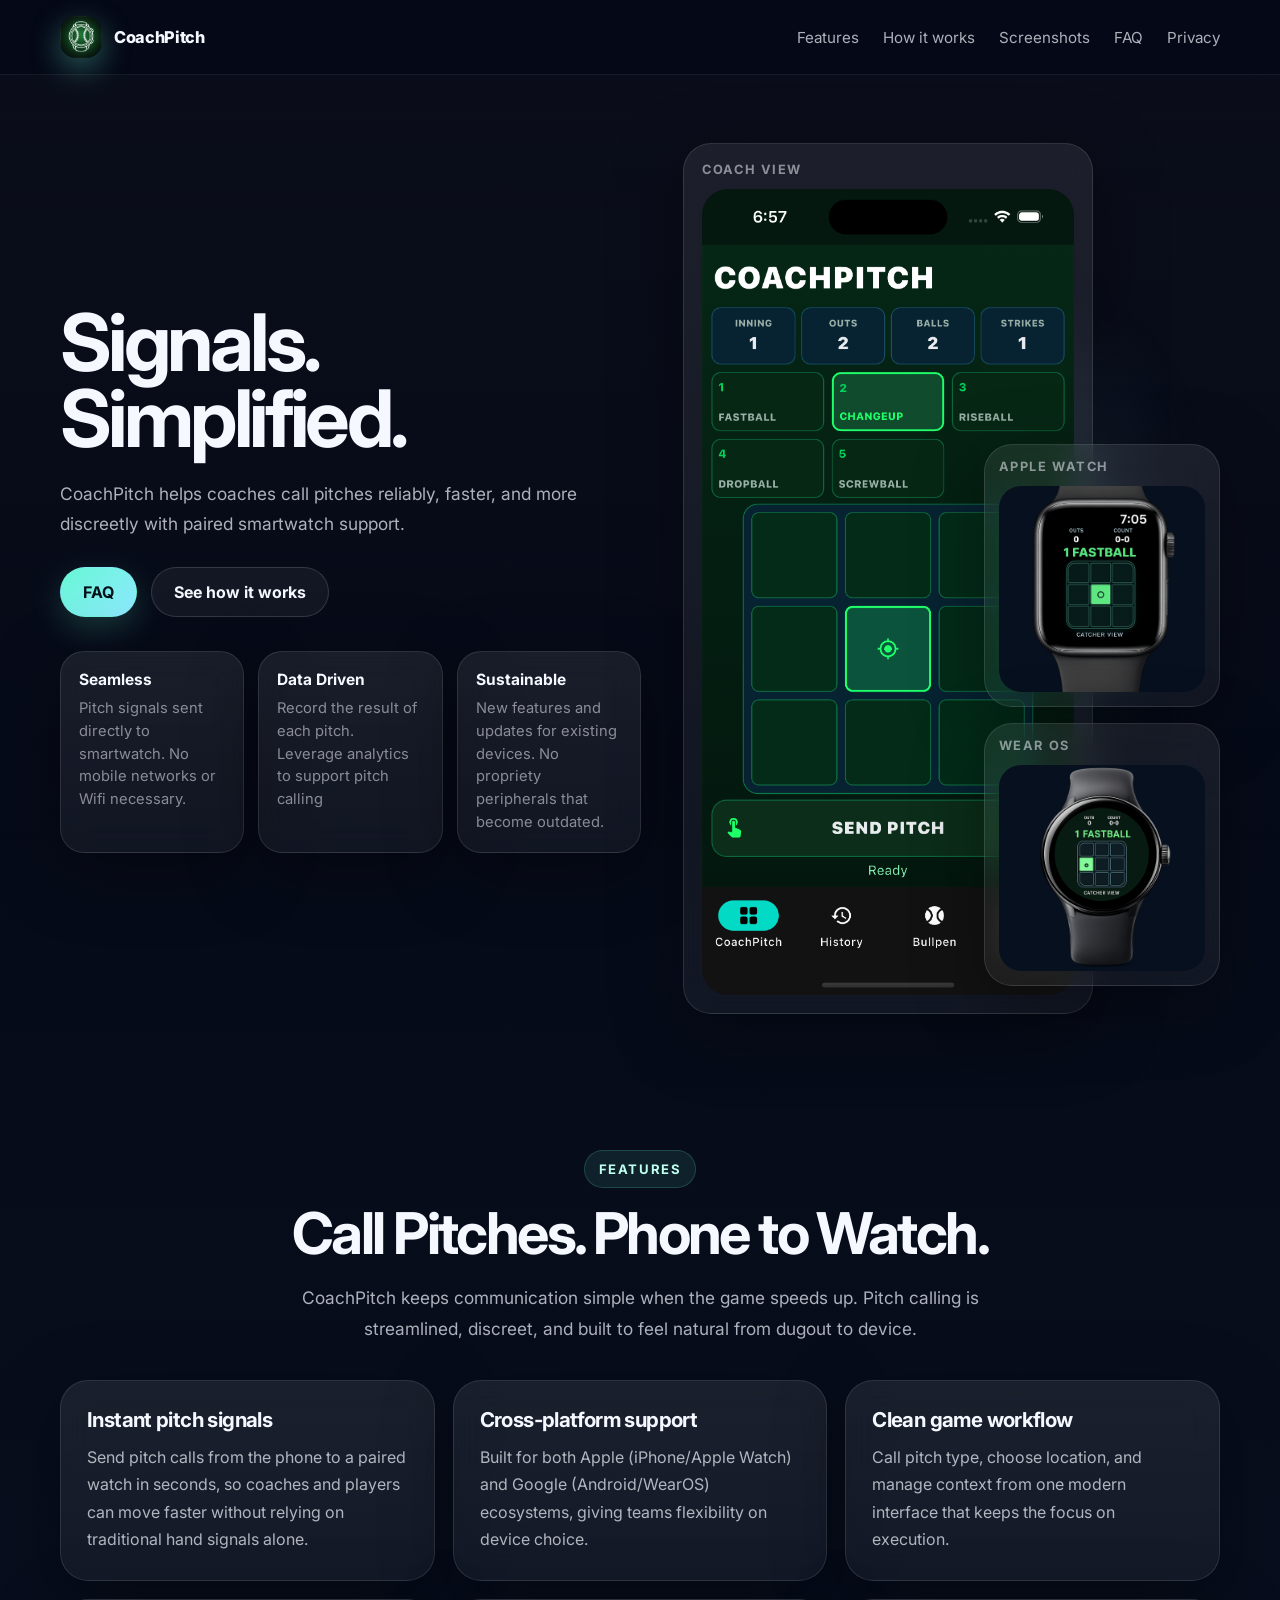
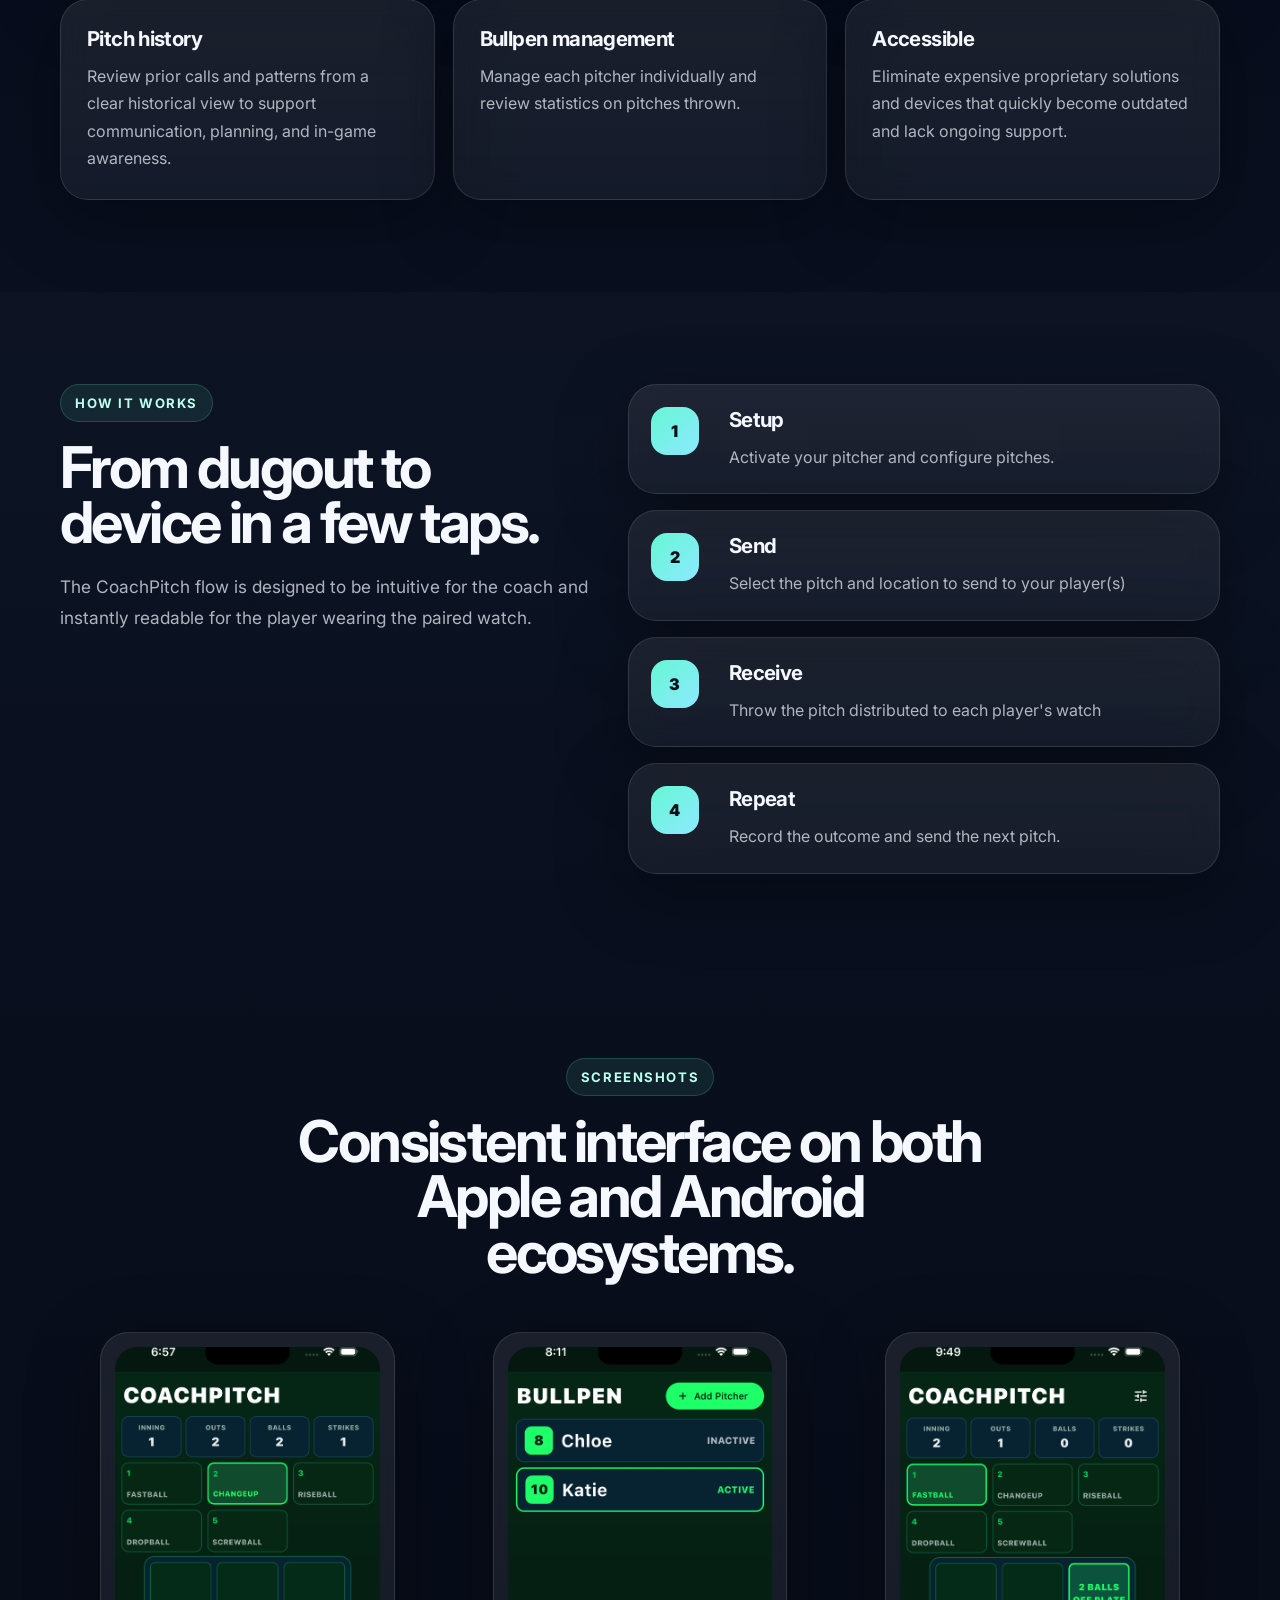
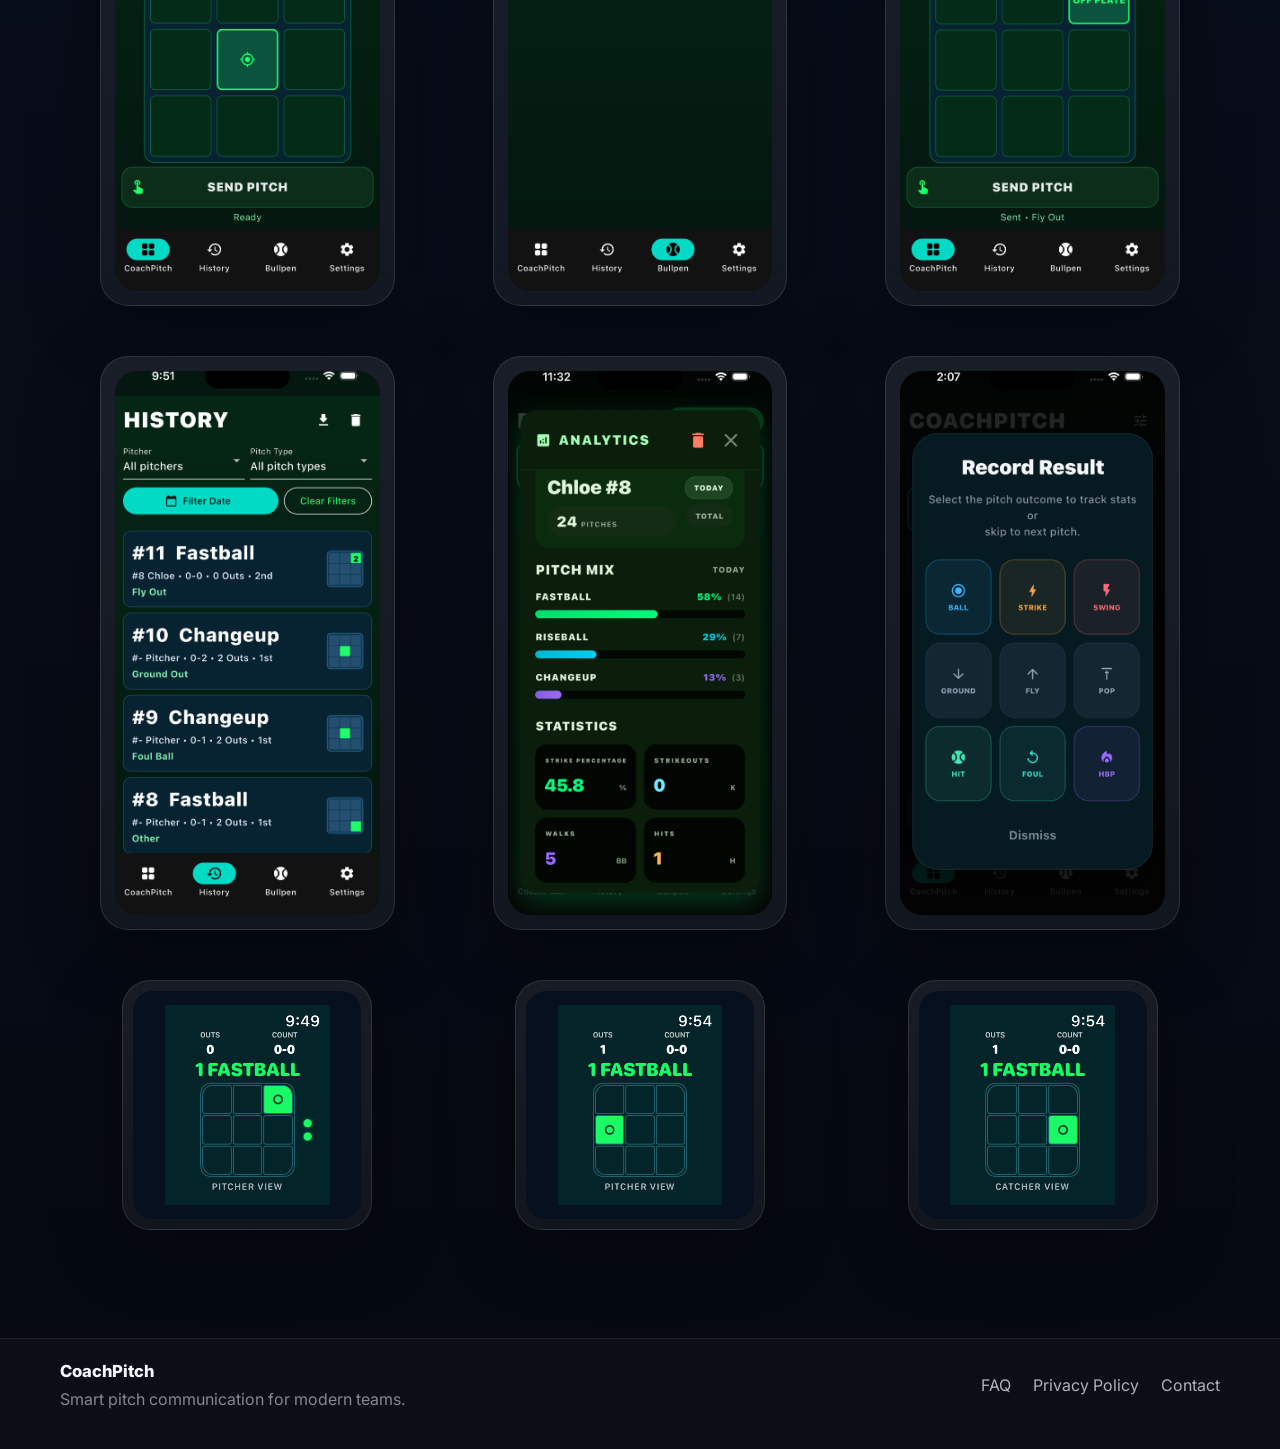
<file: index.html>
<!DOCTYPE html>
<html lang="en">
<head>
  <meta charset="UTF-8" />
  <meta name="viewport" content="width=device-width, initial-scale=1.0" />
  <title>CoachPitch | Electronic Pitch Communication</title>
  <meta name="description" content="CoachPitch helps coaches send pitch signals from phone to watch with a modern workflow built for softball and baseball teams." />
  <link rel="preconnect" href="https://fonts.googleapis.com">
  <link rel="preconnect" href="https://fonts.gstatic.com" crossorigin>
  <link href="https://fonts.googleapis.com/css2?family=Inter:wght@400;500;600;700;800;900&display=swap" rel="stylesheet">
  <link rel="stylesheet" href="styles.css" />
<meta name="apple-itunes-app" content="app-id=6759991313">
</head>
<body>
  <div class="site-shell">
    <header class="topbar">
      <div class="container nav-row">
        <a class="brand" href="index.html" aria-label="CoachPitch home">
          <span class="brand-mark">
            <img src="assets/icon_ios-marketing_1024pt@1x.png" alt="" />
          </span>
          <span class="brand-text-wrap">
            <span class="brand-text">CoachPitch</span>
          </span>
        </a>

        <nav class="nav-links" aria-label="Primary navigation">
          <a href="#features">Features</a>
          <a href="#how-it-works">How it works</a>
          <a href="#screenshots">Screenshots</a>
          <a href="faq.html">FAQ</a>
          <a href="privacy.html">Privacy</a>
        </nav>

      </div>
    </header>

    <main>
      <section class="hero-section">
        <div class="container hero-grid">
          <div class="hero-copy">
            <h1>Signals. Simplified.</h1>
            <p class="hero-text">
              CoachPitch helps coaches call pitches reliably, faster, and more discreetly with paired smartwatch support.
            </p>
            <div class="hero-actions">
              <a class="button button-primary" href="faq.html">FAQ</a>
              <a class="button button-secondary" href="#how-it-works">See how it works</a>

            </div>
            <div class="hero-badges">
              <div class="mini-card">
                <strong>Seamless</strong>
                <span>Pitch signals sent directly to smartwatch. No mobile networks or Wifi necessary.</span>
              </div>
              <div class="mini-card">
                <strong>Data Driven</strong>
                <span>Record the result of each pitch. Leverage analytics to support pitch calling</span>
              </div>
              <div class="mini-card">
                <strong>Sustainable</strong>
                <span>New features and updates for existing devices. No propriety peripherals that become outdated.</span>
              </div>
            </div>
          </div>

          <div class="hero-visual">
            <div class="device-showcase">
              <div class="showcase-glow"></div>
              <div class="phone-card glass-panel">
                <div class="device-label">Coach view</div>
                <img src="assets/screenshot-phone-coach-view.jpg" alt="CoachPitch phone interface showing pitch calling controls" />
              </div>
              <div class="watch-stack">
                <div class="watch-card glass-panel">
                  <div class="device-label">Apple Watch</div>
                  <img src="assets/applewatch.png" alt="CoachPitch Apple Watch catcher view" />
                </div>
                <div class="watch-card glass-panel">
                  <div class="device-label">Wear OS</div>
                  <img src="assets/pixelwatch.png" alt="CoachPitch Wear OS catcher view" />
                </div>
              </div>
            </div>
          </div>
        </div>
      </section>

      <section id="features" class="content-section">
        <div class="container">
          <div class="section-head">
            <div class="eyebrow">Features</div>
            <h2>Call Pitches. Phone to Watch.</h2>
            <p>
              CoachPitch keeps communication simple when the game speeds up. Pitch calling is streamlined, discreet, and built to feel natural from dugout to device.
            </p>
          </div>

          <div class="feature-grid">
            <article class="feature-card glass-panel">
              <h3>Instant pitch signals</h3>
              <p>Send pitch calls from the phone to a paired watch in seconds, so coaches and players can move faster without relying on traditional hand signals alone.</p>
            </article>
            <article class="feature-card glass-panel">
              <h3>Cross-platform support</h3>
              <p>Built for both Apple (iPhone/Apple Watch) and Google (Android/WearOS) ecosystems, giving teams flexibility on device choice.</p>
            </article>
            <article class="feature-card glass-panel">
              <h3>Clean game workflow</h3>
              <p>Call pitch type, choose location, and manage context from one modern interface that keeps the focus on execution.</p>
            </article>
            <article class="feature-card glass-panel">
              <h3>Pitch history</h3>
              <p>Review prior calls and patterns from a clear historical view to support communication, planning, and in-game awareness.</p>
            </article>            
            <article class="feature-card glass-panel">
              <h3>Bullpen management</h3>
              <p>Manage each pitcher individually and review statistics on pitches thrown.</p>
            </article>
            <article class="feature-card glass-panel">
              <h3>Accessible</h3>
              <p>Eliminate expensive proprietary solutions and devices that quickly become outdated and lack ongoing support.</p>
            </article>
          </div>
        </div>
      </section>

      <section id="how-it-works" class="content-section section-alt">
        <div class="container how-grid">
          <div class="section-head left-align">
            <div class="eyebrow">How it works</div>
            <h2>From dugout to device in a few taps.</h2>
            <p>
              The CoachPitch flow is designed to be intuitive for the coach and instantly readable for the player wearing the paired watch.
            </p>
          </div>

          <div class="steps-list">
            <article class="step-card glass-panel">
              <span class="step-number">1</span>
              <div>
                <h3>Setup</h3>
                <p>Activate your pitcher and configure pitches.</p>
              </div>
            </article>
            <article class="step-card glass-panel">
              <span class="step-number">2</span>
              <div>
                <h3>Send</h3>
                <p>Select the pitch and location to send to your player(s)</p>
              </div>
            </article>
            <article class="step-card glass-panel">
              <span class="step-number">3</span>
              <div>
                <h3>Receive</h3>
                <p>Throw the pitch distributed to each player's watch</p>
              </div>
            </article>
            <article class="step-card glass-panel">
              <span class="step-number">4</span>
              <div>
                <h3>Repeat</h3>
                <p>Record the outcome and send the next pitch.</p>
              </div>
            </article>
          </div>
        </div>
      </section>

      <section id="screenshots" class="content-section">
        <div class="container">
          <div class="section-head">
            <div class="eyebrow">Screenshots</div>
            <h2>Consistent interface on both Apple and Android ecosystems.</h2>
          </div>

          <div class="screenshot-grid">
            <figure class="screenshot-card glass-panel">
              <img src="assets/screenshot-phone-coach-view.jpg" alt="CoachPitch pitch location and count interface on phone" />
            </figure>
            <figure class="screenshot-card glass-panel">
              <img src="assets/screenshot-phone-pitch-selection.jpg" alt="CoachPitch phone screenshot showing pitch selection screen" />
            </figure>
            <figure class="screenshot-card glass-panel">
              <img src="assets/features_phone_1.png" alt="CoachPitch phone screenshot showing the main game setup interface" />
            </figure>
            <figure class="screenshot-card glass-panel">
              <img src="assets/features_phone_2.png" alt="CoachPitch phone screenshot showing pitch history" />
            </figure>
            <figure class="screenshot-card glass-panel">
              <img src="assets/features_phone_3.png" alt="CoachPitch phone screenshot showing live pitch controls" />
            </figure>
            <figure class="screenshot-card glass-panel">
              <img src="assets/features_phone_4.png" alt="CoachPitch phone screenshot showing bullpen management" />
            </figure>
            <figure class="screenshot-card screenshot-card-watch glass-panel">
              <img src="assets/features_watch_1.png" alt="CoachPitch smartwatch screenshot showing pitch controls" />
            </figure>
            <figure class="screenshot-card screenshot-card-watch glass-panel">
              <img src="assets/features_watch_2.png" alt="CoachPitch smartwatch screenshot showing the recent pitch menu" />
            </figure>
            <figure class="screenshot-card screenshot-card-watch glass-panel">
              <img src="assets/features_watch_3.png" alt="CoachPitch smartwatch screenshot showing the watch home interface" />
            </figure>
          </div>
        </div>
      </section>

    </main>

    <footer class="site-footer">
      <div class="container footer-grid">
        <div>
          <div class="footer-brand">CoachPitch</div>
          <p>Smart pitch communication for modern teams.</p>
        </div>
        <div class="footer-links">
          <a href="faq.html">FAQ</a>
          <a href="privacy.html">Privacy Policy</a>
          <a href="mailto:hello@coachpitch.app">Contact</a>
        </div>
      </div>
    </footer>
  </div>
</body>
</html>
</file>
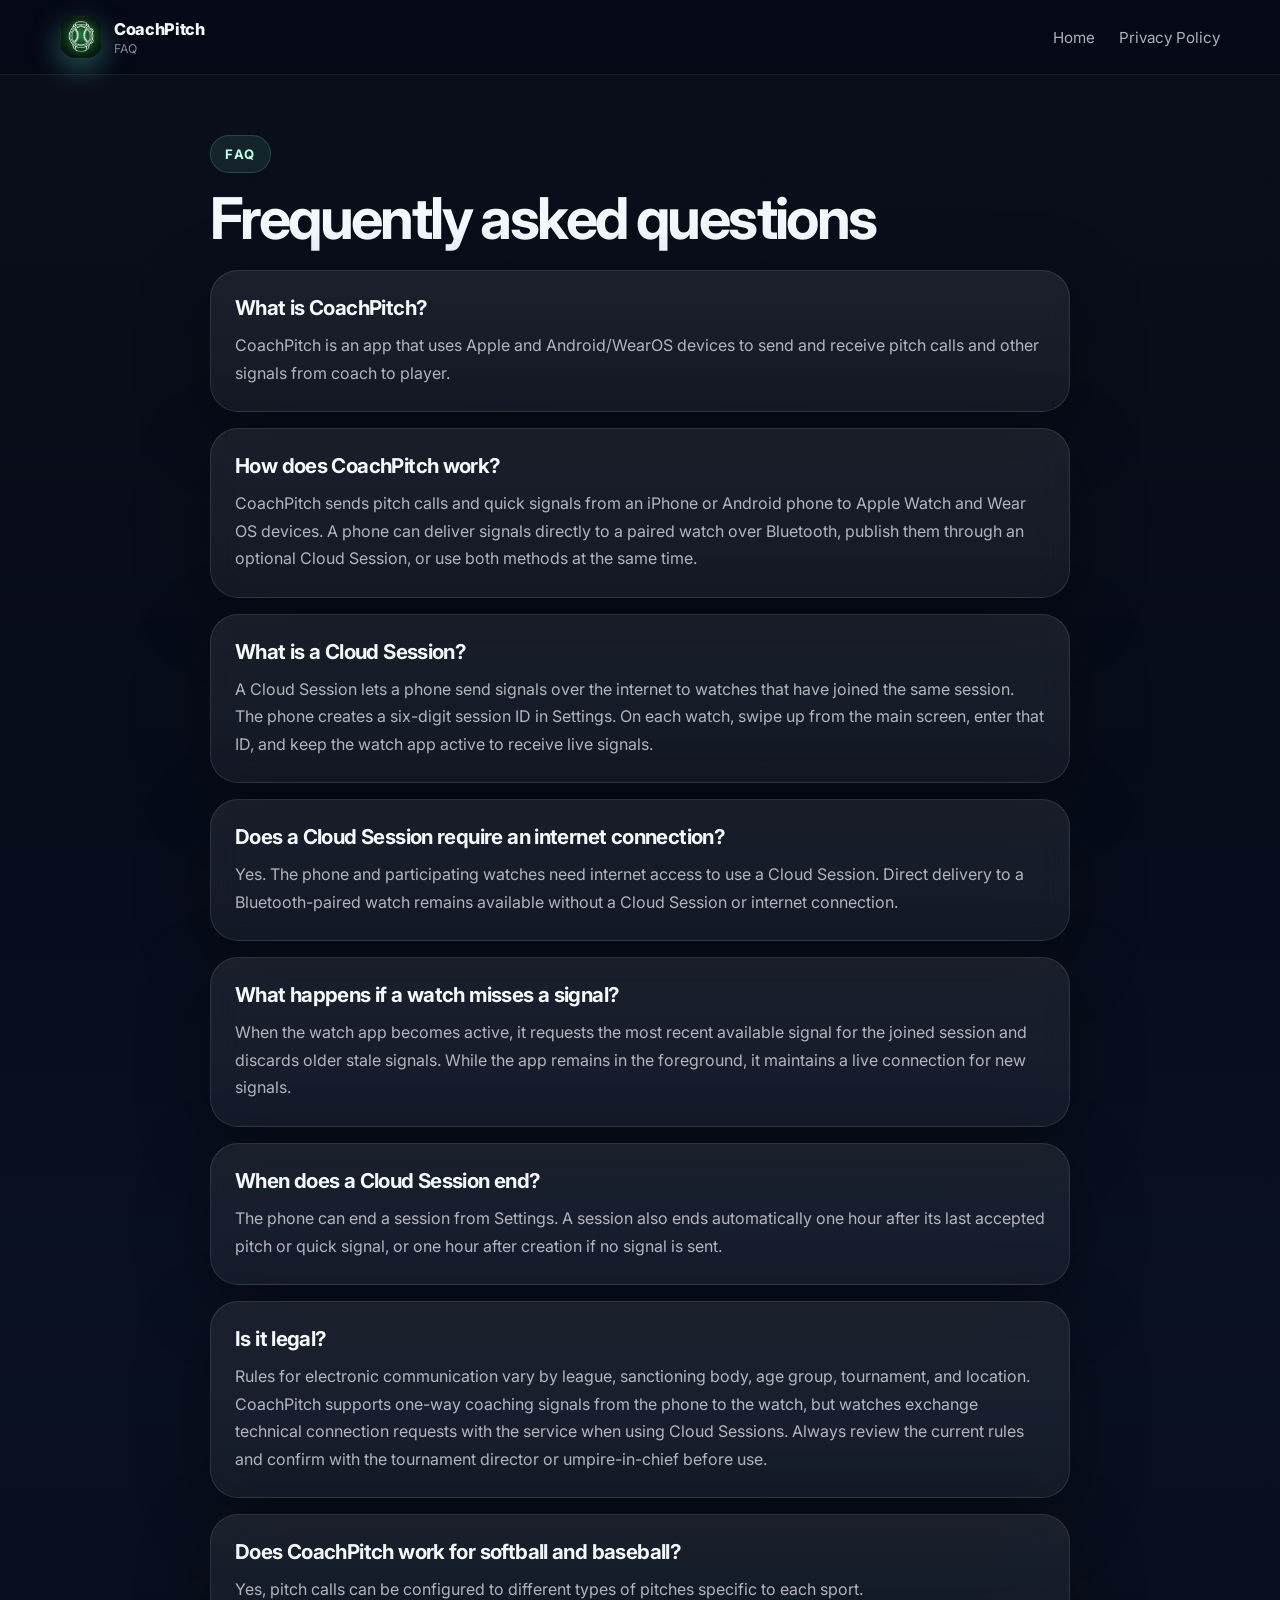
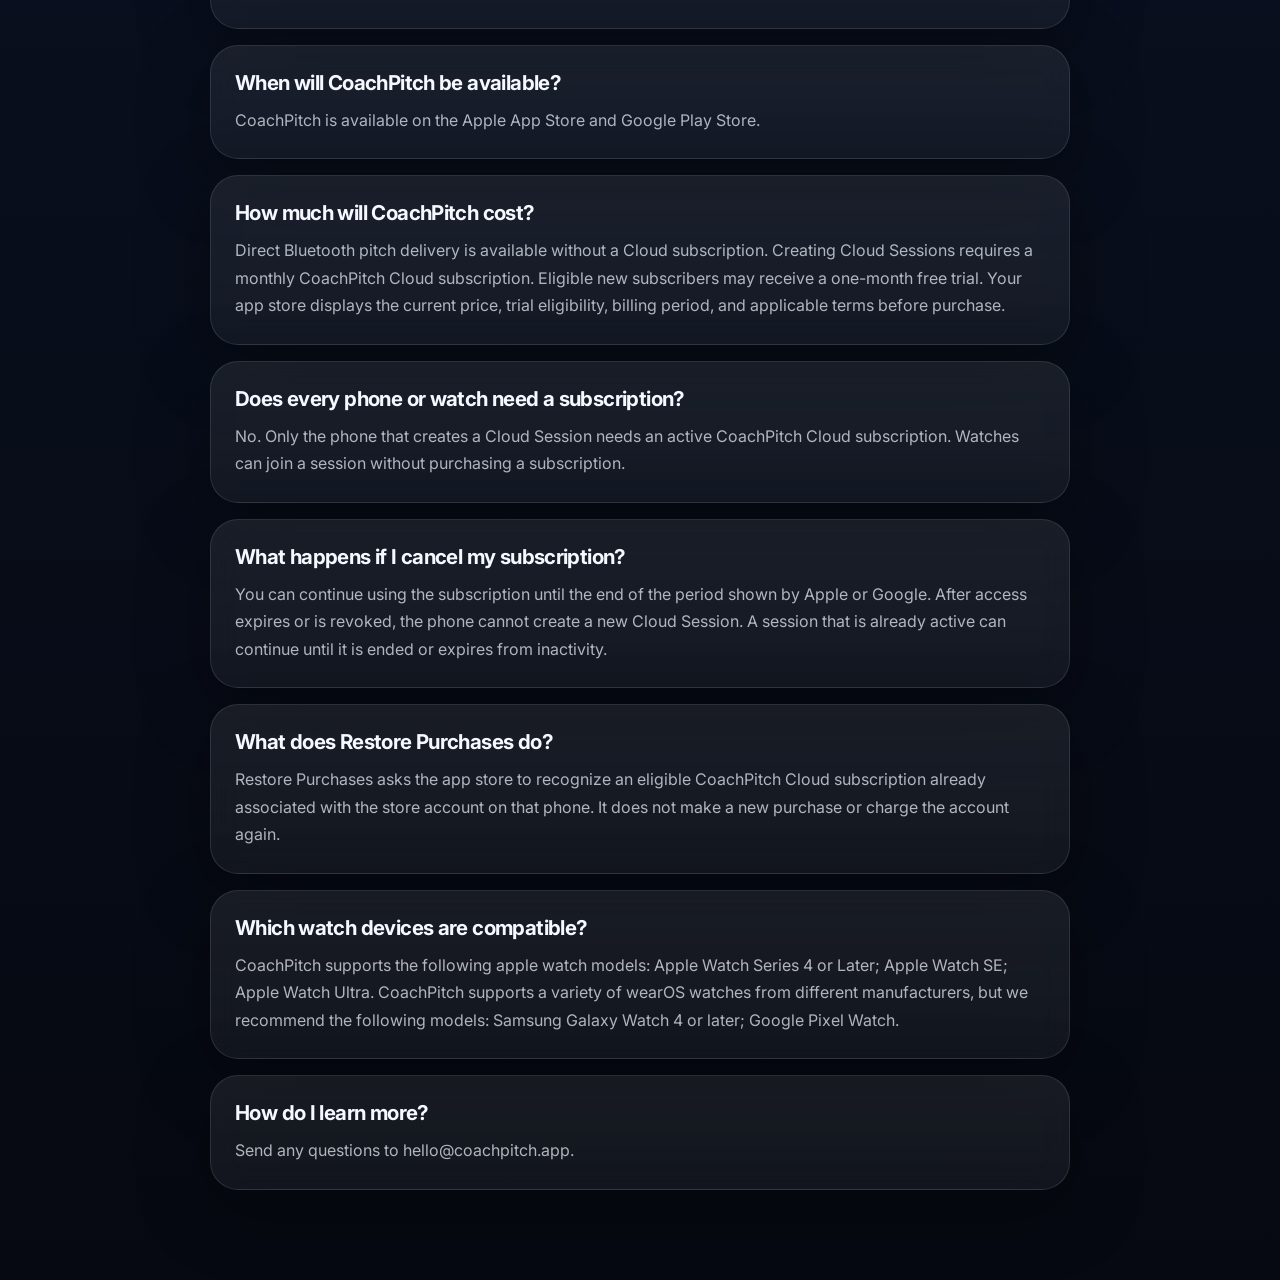
<file: faq.html>
<!DOCTYPE html>
<html lang="en">
<head>
  <meta charset="UTF-8" />
  <meta name="viewport" content="width=device-width, initial-scale=1.0" />
  <title>CoachPitch FAQ</title>
  <meta name="description" content="Frequently asked questions for CoachPitch." />
  <link rel="preconnect" href="https://fonts.googleapis.com">
  <link rel="preconnect" href="https://fonts.gstatic.com" crossorigin>
  <link href="https://fonts.googleapis.com/css2?family=Inter:wght@400;500;600;700;800;900&display=swap" rel="stylesheet">
  <link rel="stylesheet" href="styles.css" />
</head>
<body>
  <div class="site-shell legal-shell">
    <header class="topbar simple-topbar">
      <div class="container nav-row">
        <a class="brand" href="index.html" aria-label="CoachPitch home">
          <span class="brand-mark">
            <img src="assets/icon_ios-marketing_1024pt@1x.png" alt="" />
          </span>
          <span class="brand-text-wrap">
            <span class="brand-text">CoachPitch</span>
            <span class="brand-subtext">FAQ</span>
          </span>
        </a>
        <nav class="nav-links" aria-label="Secondary navigation">
          <a href="index.html">Home</a>
          <a href="privacy.html">Privacy Policy</a>
        </nav>
      </div>
    </header>

    <main class="legal-main">
      <div class="container narrow-container">
        <div class="section-head left-align legal-head">
          <div class="eyebrow">FAQ</div>
          <h1>Frequently asked questions</h1>
        </div>

        <section class="faq-list">
          <article class="faq-item glass-panel">
            <h2>What is CoachPitch?</h2>
            <p>CoachPitch is an app that uses Apple and Android/WearOS devices to send and receive pitch calls and other signals from coach to player.</p>
          </article>

          <article class="faq-item glass-panel">
            <h2>How does CoachPitch work?</h2>
            <p>CoachPitch sends pitch calls and quick signals from an iPhone or Android phone to Apple Watch and Wear OS devices. A phone can deliver signals directly to a paired watch over Bluetooth, publish them through an optional Cloud Session, or use both methods at the same time.</p>
          </article>

          <article class="faq-item glass-panel">
            <h2>What is a Cloud Session?</h2>
            <p>A Cloud Session lets a phone send signals over the internet to watches that have joined the same session. The phone creates a six-digit session ID in Settings. On each watch, swipe up from the main screen, enter that ID, and keep the watch app active to receive live signals.</p>
          </article>

          <article class="faq-item glass-panel">
            <h2>Does a Cloud Session require an internet connection?</h2>
            <p>Yes. The phone and participating watches need internet access to use a Cloud Session. Direct delivery to a Bluetooth-paired watch remains available without a Cloud Session or internet connection.</p>
          </article>

          <article class="faq-item glass-panel">
            <h2>What happens if a watch misses a signal?</h2>
            <p>When the watch app becomes active, it requests the most recent available signal for the joined session and discards older stale signals. While the app remains in the foreground, it maintains a live connection for new signals.</p>
          </article>

          <article class="faq-item glass-panel">
            <h2>When does a Cloud Session end?</h2>
            <p>The phone can end a session from Settings. A session also ends automatically one hour after its last accepted pitch or quick signal, or one hour after creation if no signal is sent.</p>
          </article>

          <article class="faq-item glass-panel">
            <h2>Is it legal?</h2>
            <p>Rules for electronic communication vary by league, sanctioning body, age group, tournament, and location. CoachPitch supports one-way coaching signals from the phone to the watch, but watches exchange technical connection requests with the service when using Cloud Sessions. Always review the current rules and confirm with the tournament director or umpire-in-chief before use.</p>
          </article>
          <article class="faq-item glass-panel">
            <h2>Does CoachPitch work for softball and baseball?</h2>
            <p>Yes, pitch calls can be configured to different types of pitches specific to each sport.</p>
          </article>
          <article class="faq-item glass-panel">
            <h2>When will CoachPitch be available?</h2>
            <p>CoachPitch is available on the Apple App Store and Google Play Store.</p>
          </article>
          <article class="faq-item glass-panel">
            <h2>How much will CoachPitch cost?</h2>
            <p>Direct Bluetooth pitch delivery is available without a Cloud subscription. Creating Cloud Sessions requires a monthly CoachPitch Cloud subscription. Eligible new subscribers may receive a one-month free trial. Your app store displays the current price, trial eligibility, billing period, and applicable terms before purchase.</p>
          </article>
          <article class="faq-item glass-panel">
            <h2>Does every phone or watch need a subscription?</h2>
            <p>No. Only the phone that creates a Cloud Session needs an active CoachPitch Cloud subscription. Watches can join a session without purchasing a subscription.</p>
          </article>
          <article class="faq-item glass-panel">
            <h2>What happens if I cancel my subscription?</h2>
            <p>You can continue using the subscription until the end of the period shown by Apple or Google. After access expires or is revoked, the phone cannot create a new Cloud Session. A session that is already active can continue until it is ended or expires from inactivity.</p>
          </article>
          <article class="faq-item glass-panel">
            <h2>What does Restore Purchases do?</h2>
            <p>Restore Purchases asks the app store to recognize an eligible CoachPitch Cloud subscription already associated with the store account on that phone. It does not make a new purchase or charge the account again.</p>
          </article>
          <article class="faq-item glass-panel">
            <h2>Which watch devices are compatible?</h2>
            <p>CoachPitch supports the following apple watch models: Apple Watch Series 4 or Later; Apple Watch SE; Apple Watch Ultra. CoachPitch supports a variety of wearOS watches from different manufacturers, but we recommend the following models: Samsung Galaxy Watch 4 or later; Google Pixel Watch.</p>
          </article>
          <article class="faq-item glass-panel">
            <h2>How do I learn more?</h2>
            <p>Send any questions to <a href="mailto:hello@coachpitch.app">hello@coachpitch.app</a>.</p>
          </article>
        </section>
      </div>
    </main>
  </div>
</body>
</html>
</file>
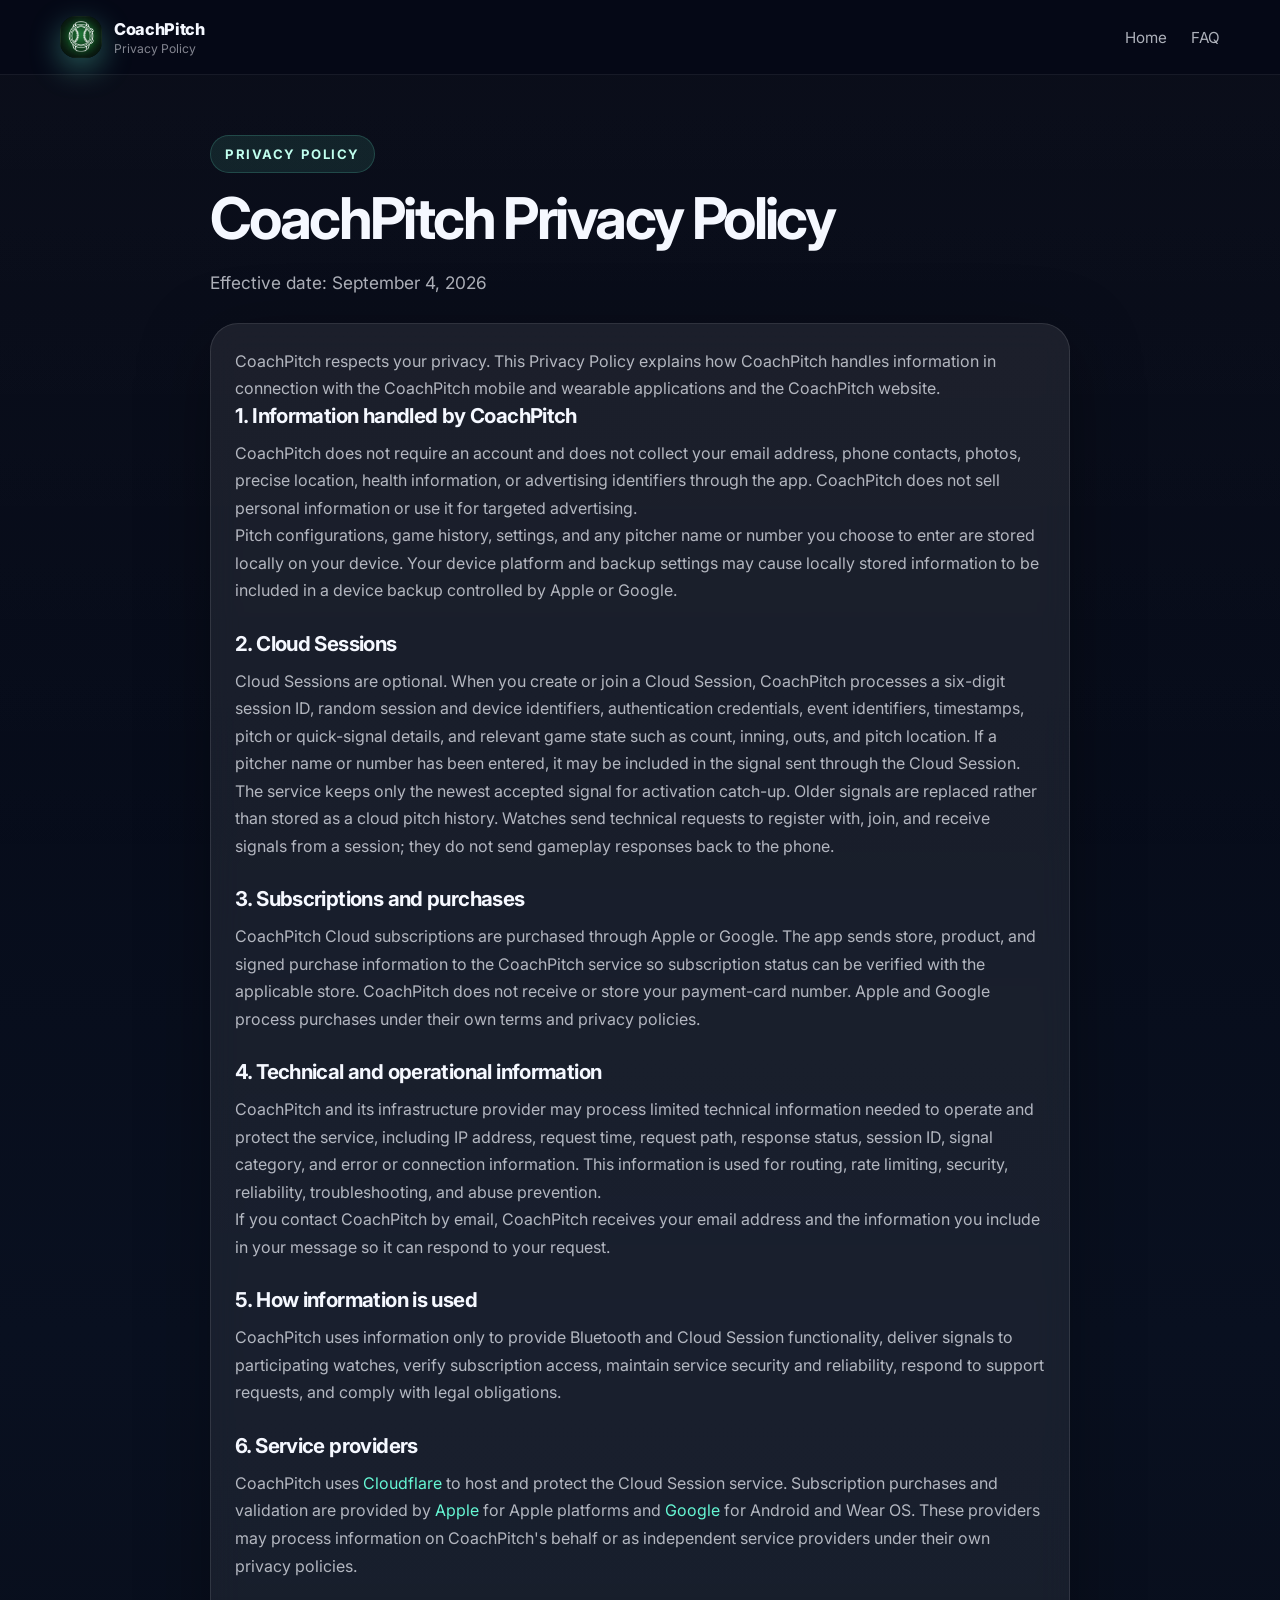
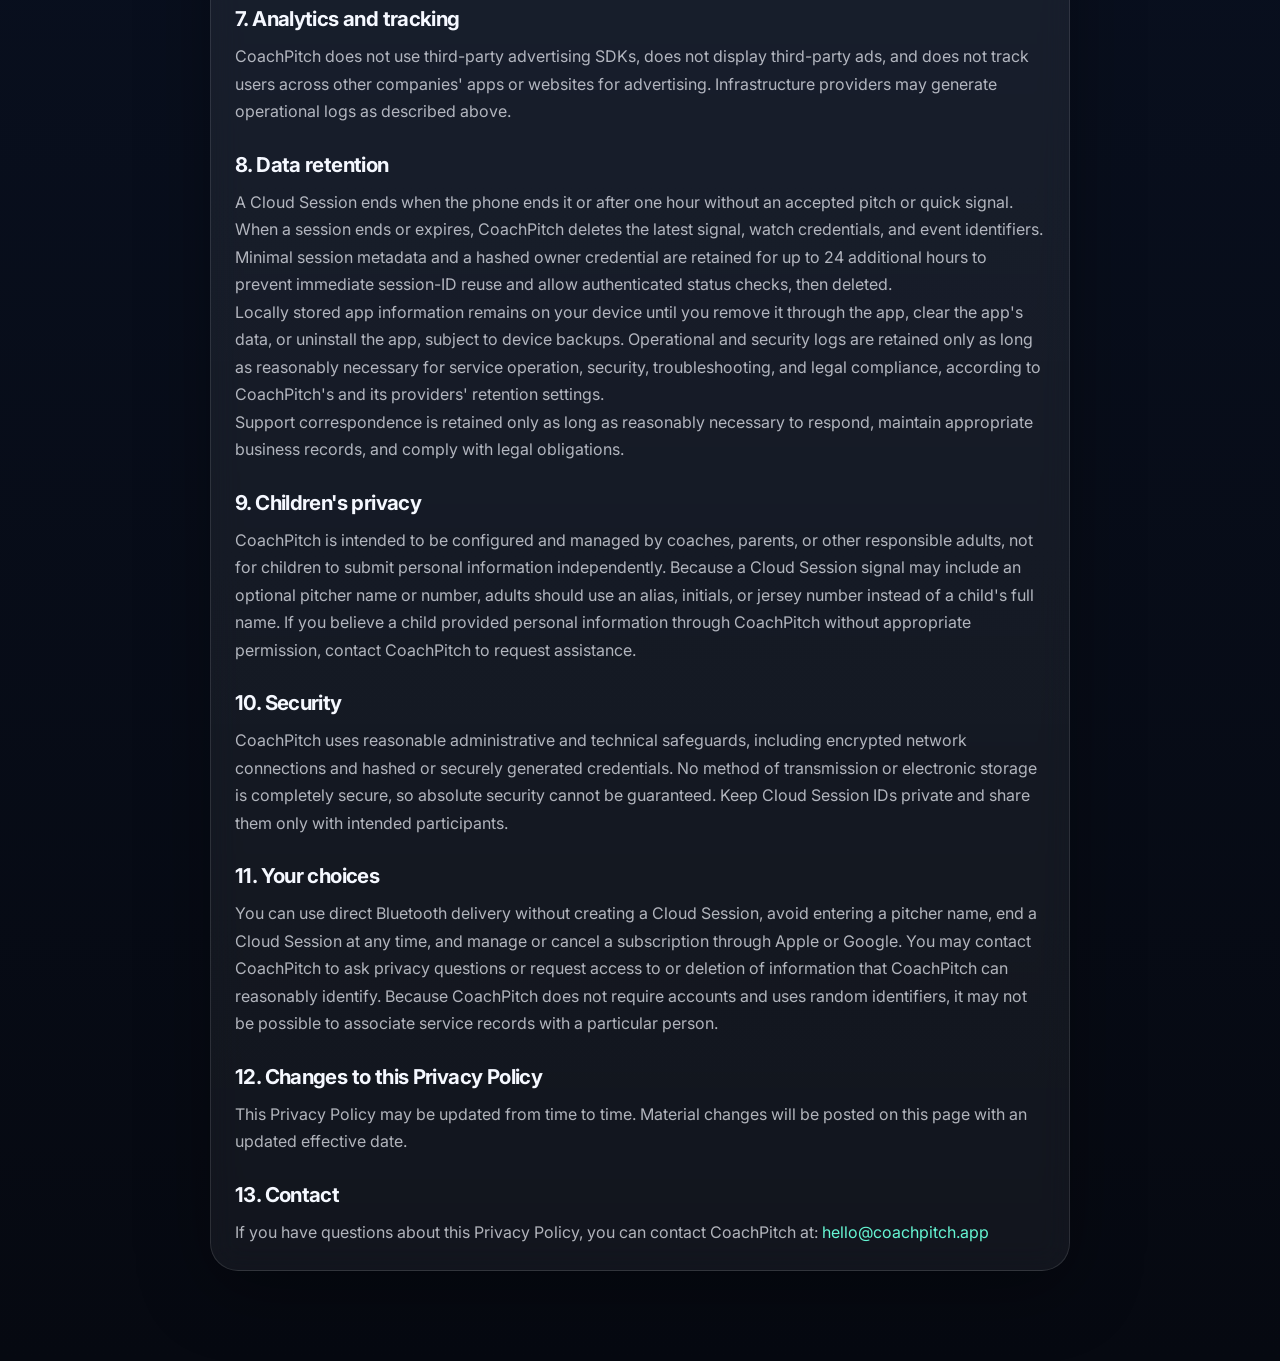
<file: privacy.html>
<!DOCTYPE html>
<html lang="en">
<head>
  <meta charset="UTF-8" />
  <meta name="viewport" content="width=device-width, initial-scale=1.0" />
  <title>CoachPitch Privacy Policy</title>
  <meta name="description" content="Privacy Policy for CoachPitch." />
  <link rel="preconnect" href="https://fonts.googleapis.com">
  <link rel="preconnect" href="https://fonts.gstatic.com" crossorigin>
  <link href="https://fonts.googleapis.com/css2?family=Inter:wght@400;500;600;700;800;900&display=swap" rel="stylesheet">
  <link rel="stylesheet" href="styles.css" />
</head>
<body>
  <div class="site-shell legal-shell">
    <header class="topbar simple-topbar">
      <div class="container nav-row">
        <a class="brand" href="index.html" aria-label="CoachPitch home">
          <span class="brand-mark">
            <img src="assets/icon_ios-marketing_1024pt@1x.png" alt="" />
          </span>
          <span class="brand-text-wrap">
            <span class="brand-text">CoachPitch</span>
            <span class="brand-subtext">Privacy Policy</span>
          </span>
        </a>
        <nav class="nav-links" aria-label="Secondary navigation">
          <a href="index.html">Home</a>
          <a href="faq.html">FAQ</a>
        </nav>
      </div>
    </header>

    <main class="legal-main">
      <div class="container narrow-container legal-content">
        <div class="section-head left-align legal-head">
          <div class="eyebrow">Privacy Policy</div>
          <h1>CoachPitch Privacy Policy</h1>
          <p>Effective date: September 4, 2026</p>
        </div>

        <div class="glass-panel legal-card">
          <p>
            CoachPitch respects your privacy. This Privacy Policy explains how CoachPitch handles information in connection with the CoachPitch mobile and wearable applications and the CoachPitch website.
          </p>

          <h2>1. Information handled by CoachPitch</h2>
          <p>
            CoachPitch does not require an account and does not collect your email address, phone contacts, photos, precise location, health information, or advertising identifiers through the app. CoachPitch does not sell personal information or use it for targeted advertising.
          </p>
          <p>
            Pitch configurations, game history, settings, and any pitcher name or number you choose to enter are stored locally on your device. Your device platform and backup settings may cause locally stored information to be included in a device backup controlled by Apple or Google.
          </p>

          <h2>2. Cloud Sessions</h2>
          <p>
            Cloud Sessions are optional. When you create or join a Cloud Session, CoachPitch processes a six-digit session ID, random session and device identifiers, authentication credentials, event identifiers, timestamps, pitch or quick-signal details, and relevant game state such as count, inning, outs, and pitch location. If a pitcher name or number has been entered, it may be included in the signal sent through the Cloud Session.
          </p>
          <p>
            The service keeps only the newest accepted signal for activation catch-up. Older signals are replaced rather than stored as a cloud pitch history. Watches send technical requests to register with, join, and receive signals from a session; they do not send gameplay responses back to the phone.
          </p>

          <h2>3. Subscriptions and purchases</h2>
          <p>
            CoachPitch Cloud subscriptions are purchased through Apple or Google. The app sends store, product, and signed purchase information to the CoachPitch service so subscription status can be verified with the applicable store. CoachPitch does not receive or store your payment-card number. Apple and Google process purchases under their own terms and privacy policies.
          </p>

          <h2>4. Technical and operational information</h2>
          <p>
            CoachPitch and its infrastructure provider may process limited technical information needed to operate and protect the service, including IP address, request time, request path, response status, session ID, signal category, and error or connection information. This information is used for routing, rate limiting, security, reliability, troubleshooting, and abuse prevention.
          </p>
          <p>
            If you contact CoachPitch by email, CoachPitch receives your email address and the information you include in your message so it can respond to your request.
          </p>

          <h2>5. How information is used</h2>
          <p>
            CoachPitch uses information only to provide Bluetooth and Cloud Session functionality, deliver signals to participating watches, verify subscription access, maintain service security and reliability, respond to support requests, and comply with legal obligations.
          </p>

          <h2>6. Service providers</h2>
          <p>
            CoachPitch uses <a href="https://www.cloudflare.com/privacypolicy/">Cloudflare</a> to host and protect the Cloud Session service. Subscription purchases and validation are provided by <a href="https://www.apple.com/legal/privacy/">Apple</a> for Apple platforms and <a href="https://policies.google.com/privacy">Google</a> for Android and Wear OS. These providers may process information on CoachPitch's behalf or as independent service providers under their own privacy policies.
          </p>

          <h2>7. Analytics and tracking</h2>
          <p>
            CoachPitch does not use third-party advertising SDKs, does not display third-party ads, and does not track users across other companies' apps or websites for advertising. Infrastructure providers may generate operational logs as described above.
          </p>

          <h2>8. Data retention</h2>
          <p>
            A Cloud Session ends when the phone ends it or after one hour without an accepted pitch or quick signal. When a session ends or expires, CoachPitch deletes the latest signal, watch credentials, and event identifiers. Minimal session metadata and a hashed owner credential are retained for up to 24 additional hours to prevent immediate session-ID reuse and allow authenticated status checks, then deleted.
          </p>
          <p>
            Locally stored app information remains on your device until you remove it through the app, clear the app's data, or uninstall the app, subject to device backups. Operational and security logs are retained only as long as reasonably necessary for service operation, security, troubleshooting, and legal compliance, according to CoachPitch's and its providers' retention settings.
          </p>
          <p>
            Support correspondence is retained only as long as reasonably necessary to respond, maintain appropriate business records, and comply with legal obligations.
          </p>

          <h2>9. Children's privacy</h2>
          <p>
            CoachPitch is intended to be configured and managed by coaches, parents, or other responsible adults, not for children to submit personal information independently. Because a Cloud Session signal may include an optional pitcher name or number, adults should use an alias, initials, or jersey number instead of a child's full name. If you believe a child provided personal information through CoachPitch without appropriate permission, contact CoachPitch to request assistance.
          </p>

          <h2>10. Security</h2>
          <p>
            CoachPitch uses reasonable administrative and technical safeguards, including encrypted network connections and hashed or securely generated credentials. No method of transmission or electronic storage is completely secure, so absolute security cannot be guaranteed. Keep Cloud Session IDs private and share them only with intended participants.
          </p>

          <h2>11. Your choices</h2>
          <p>
            You can use direct Bluetooth delivery without creating a Cloud Session, avoid entering a pitcher name, end a Cloud Session at any time, and manage or cancel a subscription through Apple or Google. You may contact CoachPitch to ask privacy questions or request access to or deletion of information that CoachPitch can reasonably identify. Because CoachPitch does not require accounts and uses random identifiers, it may not be possible to associate service records with a particular person.
          </p>

          <h2>12. Changes to this Privacy Policy</h2>
          <p>
            This Privacy Policy may be updated from time to time. Material changes will be posted on this page with an updated effective date.
          </p>

          <h2>13. Contact</h2>
          <p>
            If you have questions about this Privacy Policy, you can contact CoachPitch at: <a href="mailto:hello@coachpitch.app">hello@coachpitch.app</a>
          </p>
        </div>
      </div>
    </main>
  </div>
</body>
</html>
</file>
<file: styles.css>
:root {
  --bg: #050816;
  --bg-alt: #0b1224;
  --panel: rgba(255, 255, 255, 0.06);
  --panel-strong: rgba(255, 255, 255, 0.09);
  --border: rgba(255, 255, 255, 0.11);
  --text: #f5f8ff;
  --muted: rgba(245, 248, 255, 0.7);
  --muted-soft: rgba(245, 248, 255, 0.52);
  --accent: #66f7d4;
  --accent-2: #8de9ff;
  --shadow: 0 18px 70px rgba(0, 0, 0, 0.34);
  --radius: 28px;
  --watch-aspect-ratio: 1.18;
  --watch-zoom-factor: 1.18;
}

* { box-sizing: border-box; }
html { scroll-behavior: smooth; }
body {
  margin: 0;
  min-width: 320px;
  font-family: 'Inter', system-ui, -apple-system, BlinkMacSystemFont, 'Segoe UI', sans-serif;
  color: var(--text);
  background:
    radial-gradient(circle at 15% 15%, rgba(102, 247, 212, 0.18), transparent 0 28%),
    radial-gradient(circle at 85% 22%, rgba(141, 233, 255, 0.12), transparent 0 22%),
    radial-gradient(circle at 45% 80%, rgba(102, 247, 212, 0.08), transparent 0 20%),
    linear-gradient(180deg, #040713 0%, #091020 45%, #060911 100%);
}

a { color: inherit; text-decoration: none; }
img { display: block; width: 100%; height: auto; }
code {
  font-family: ui-monospace, SFMono-Regular, Menlo, Monaco, Consolas, monospace;
  color: var(--accent);
  background: rgba(255,255,255,0.07);
  padding: 0.12rem 0.4rem;
  border-radius: 8px;
}

.site-shell {
  min-height: 100vh;
  position: relative;
}

.site-shell::before {
  content: '';
  position: fixed;
  inset: 0;
  pointer-events: none;
  background: linear-gradient(180deg, rgba(255,255,255,0.03), rgba(255,255,255,0));
}

.container {
  width: min(1160px, calc(100% - 40px));
  margin: 0 auto;
}

.narrow-container {
  width: min(860px, calc(100% - 40px));
}

.topbar {
  position: sticky;
  top: 0;
  z-index: 40;
  backdrop-filter: blur(20px);
  background: rgba(5, 8, 22, 0.74);
  border-bottom: 1px solid rgba(255,255,255,0.07);
}

.simple-topbar {
  position: relative;
}

.nav-row {
  display: flex;
  align-items: center;
  justify-content: space-between;
  gap: 24px;
  padding: 16px 0;
}

.brand {
  display: inline-flex;
  align-items: center;
  gap: 12px;
}

.brand-mark {
  width: 42px;
  height: 42px;
  border-radius: 16px;
  display: inline-block;
  overflow: hidden;
  box-shadow: 0 10px 30px rgba(102,247,212,0.35);
}

.brand-mark img {
  width: 100%;
  height: 100%;
  object-fit: cover;
}

.brand-text-wrap {
  display: flex;
  flex-direction: column;
  gap: 2px;
}

.brand-text {
  font-size: 1.02rem;
  font-weight: 800;
  letter-spacing: -0.02em;
}

.brand-subtext {
  font-size: 0.76rem;
  color: var(--muted-soft);
}

.nav-links {
  display: flex;
  align-items: center;
  gap: 24px;
  color: var(--muted);
  font-size: 0.95rem;
}

.nav-links a:hover,
.footer-links a:hover {
  color: var(--text);
}

.button {
  display: inline-flex;
  align-items: center;
  justify-content: center;
  border-radius: 999px;
  padding: 14px 22px;
  font-weight: 700;
  transition: transform 0.18s ease, background 0.18s ease, border-color 0.18s ease, color 0.18s ease;
  border: 1px solid transparent;
}

.button:hover { transform: translateY(-1px); }

.button-primary {
  color: #041018;
  background: linear-gradient(135deg, var(--accent), var(--accent-2));
  box-shadow: 0 12px 32px rgba(102,247,212,0.18);
}

.button-secondary {
  background: rgba(255,255,255,0.05);
  border-color: rgba(255,255,255,0.14);
  color: var(--text);
}

.button-full {
  width: 100%;
}

.hero-section {
  padding: 68px 0 44px;
}

.hero-grid {
  display: grid;
  grid-template-columns: 1.04fr 0.96fr;
  gap: 42px;
  align-items: center;
}

.eyebrow {
  display: inline-flex;
  align-items: center;
  gap: 10px;
  margin-bottom: 18px;
  border: 1px solid rgba(102, 247, 212, 0.18);
  background: rgba(102, 247, 212, 0.09);
  color: #bfffee;
  padding: 10px 14px;
  border-radius: 999px;
  font-size: 0.82rem;
  font-weight: 700;
  letter-spacing: 0.12em;
  text-transform: uppercase;
}

.hero-copy h1,
.section-head h1,
.section-head h2 {
  margin: 0;
  letter-spacing: -0.045em;
  line-height: 0.96;
}

.hero-copy h1 {
  font-size: clamp(3rem, 6.2vw, 5.4rem);
  max-width: 11ch;
}

.hero-text,
.section-head p,
.legal-head p {
  margin: 22px 0 0;
  color: var(--muted);
  line-height: 1.75;
  font-size: 1.08rem;
}

.hero-actions {
  display: flex;
  gap: 14px;
  flex-wrap: wrap;
  margin-top: 28px;
}

.hero-badges {
  display: grid;
  grid-template-columns: repeat(3, 1fr);
  gap: 14px;
  margin-top: 34px;
}

.mini-card,
.glass-panel {
  background: linear-gradient(180deg, rgba(255,255,255,0.08), rgba(255,255,255,0.05));
  border: 1px solid var(--border);
  box-shadow: var(--shadow);
  backdrop-filter: blur(16px);
}

.mini-card {
  border-radius: 24px;
  padding: 18px;
}

.mini-card strong {
  display: block;
  margin-bottom: 8px;
  font-size: 0.97rem;
}

.mini-card span {
  display: block;
  color: var(--muted-soft);
  line-height: 1.55;
  font-size: 0.92rem;
}

.hero-visual {
  position: relative;
}

.device-showcase {
  position: relative;
  min-height: 640px;
}

.showcase-glow {
  position: absolute;
  inset: 10% 12% 18% 12%;
  background: radial-gradient(circle, rgba(102,247,212,0.22) 0%, rgba(141,233,255,0.10) 30%, rgba(0,0,0,0) 72%);
  filter: blur(28px);
}

.phone-card,
.watch-card,
.feature-card,
.step-card,
.screenshot-card,
.faq-item,
.legal-card {
  border-radius: var(--radius);
}

.phone-card,
.watch-card {
  position: relative;
  overflow: hidden;
}

.phone-card {
  width: min(100%, 410px);
  padding: 18px;
}

.phone-card img {
  border-radius: 26px;
  background: #07101f;
  aspect-ratio: 9 / 19.5;
  object-fit: cover;
}

.watch-stack {
  position: absolute;
  right: 0;
  bottom: 28px;
  width: min(44%, 260px);
  display: grid;
  gap: 16px;
}

.watch-card {
  padding: 14px;
  overflow: hidden;
}

.watch-card img {
  border-radius: 22px;
  aspect-ratio: 1 / 1;
  object-fit: cover;
  background: #07101f;
}

.device-label {
  font-size: 0.8rem;
  font-weight: 700;
  letter-spacing: 0.12em;
  text-transform: uppercase;
  color: var(--muted-soft);
  margin-bottom: 12px;
}

.brand-strip {
  padding: 10px 0 0;
}

.strip-grid {
  display: grid;
  grid-template-columns: repeat(4, 1fr);
  gap: 14px;
}

.strip-grid span {
  border: 1px solid rgba(255,255,255,0.09);
  border-radius: 999px;
  padding: 15px 18px;
  color: var(--muted);
  text-align: center;
  background: rgba(255,255,255,0.03);
  font-size: 0.94rem;
}

.content-section {
  padding: 92px 0;
}

.section-alt {
  background: linear-gradient(180deg, rgba(255,255,255,0.015), rgba(255,255,255,0));
}

.section-head {
  max-width: 760px;
  margin: 0 auto 36px;
  text-align: center;
}

.left-align {
  margin-left: 0;
  text-align: left;
}

.section-head h2,
.section-head h1 {
  font-size: clamp(2.3rem, 4.5vw, 4.1rem);
}

.feature-grid {
  display: grid;
  grid-template-columns: repeat(3, 1fr);
  gap: 18px;
}

.feature-card {
  padding: 26px;
}

.feature-card h3,
.step-card h3,
.faq-item h2,
.legal-card h2 {
  margin: 0 0 12px;
  font-size: 1.28rem;
  letter-spacing: -0.03em;
}

.feature-card p,
.step-card p,
.faq-item p,
.legal-card p,
.helper-text,
.form-note {
  margin: 0;
  line-height: 1.72;
  color: var(--muted);
}

.how-grid {
  display: grid;
  grid-template-columns: 0.95fr 1.05fr;
  gap: 32px;
  align-items: start;
}

.steps-list {
  display: grid;
  gap: 16px;
}

.step-card {
  display: grid;
  grid-template-columns: 60px 1fr;
  gap: 18px;
  align-items: start;
  padding: 22px;
}

.step-number {
  width: 48px;
  height: 48px;
  border-radius: 16px;
  display: inline-flex;
  align-items: center;
  justify-content: center;
  font-size: 1rem;
  font-weight: 900;
  color: #021019;
  background: linear-gradient(135deg, var(--accent), var(--accent-2));
}

.screenshot-grid {
  display: grid;
  grid-template-columns: repeat(3, 1fr);
  gap: 18px;
}

.screenshot-card {
  overflow: hidden;
  padding: 14px;
}

.screenshot-card img {
  border-radius: 22px;
  background: #07101f;
  aspect-ratio: 9 / 18.5;
  object-fit: cover;
}

.screenshot-card-watch {
  width: min(100%, 250px);
  justify-self: center;
  padding: 10px;
}

.screenshot-card-watch img {
  aspect-ratio: 1 / 1;
  border-radius: 20px;
  object-fit: contain;
  padding: 14px;
}


.screenshot-card figcaption {
  padding-top: 12px;
  color: var(--muted);
  font-size: 0.94rem;
}

.helper-text {
  margin-top: 18px;
}

.form-note {
  font-size: 0.9rem;
  margin-top: 6px;
}

.site-footer {
  padding: 22px 0 40px;
  border-top: 1px solid rgba(255,255,255,0.07);
  background: rgba(255,255,255,0.02);
}

.footer-grid {
  display: flex;
  align-items: center;
  justify-content: space-between;
  gap: 20px;
}

.footer-brand {
  font-size: 1.04rem;
  font-weight: 800;
}

.site-footer p {
  margin: 8px 0 0;
  color: var(--muted-soft);
}

.footer-links {
  display: flex;
  gap: 22px;
  color: var(--muted);
}

.legal-main {
  padding: 60px 0 90px;
}

.legal-head {
  margin-bottom: 24px;
}

.faq-list {
  display: grid;
  gap: 16px;
}

.faq-item,
.legal-card {
  padding: 24px;
}

.legal-content a {
  color: var(--accent);
}

.legal-card h2 {
  margin-top: 26px;
}

.legal-card h2:first-of-type {
  margin-top: 0;
}

@media (max-width: 1080px) {
  .nav-links {
    gap: 16px;
    font-size: 0.9rem;
  }

  .hero-grid,
  .how-grid {
    grid-template-columns: 1fr;
  }

  .hero-badges,
  .feature-grid,
  .strip-grid,
  .screenshot-grid {
    grid-template-columns: repeat(2, 1fr);
  }

  .device-showcase {
    min-height: 0;
  }

  .watch-stack {
    position: static;
    width: 100%;
    grid-template-columns: repeat(2, 1fr);
    margin-top: 16px;
  }
}

@media (max-width: 820px) {
  .nav-links {
    display: none;
  }

  .nav-row {
    flex-wrap: wrap;
  }

  .nav-cta {
    width: 100%;
  }

  .hero-section {
    padding-top: 34px;
  }

  .hero-copy h1 {
    max-width: none;
  }

  .hero-badges,
  .feature-grid,
  .strip-grid,
  .screenshot-grid,
  .watch-stack,
  .footer-grid {
    grid-template-columns: 1fr;
    display: grid;
  }

  .phone-card {
    width: 100%;
  }

  .button,
  .hero-actions a {
    width: 100%;
  }

  .hero-actions {
    flex-direction: column;
  }

  .content-section {
    padding: 72px 0;
  }
}
</file>
